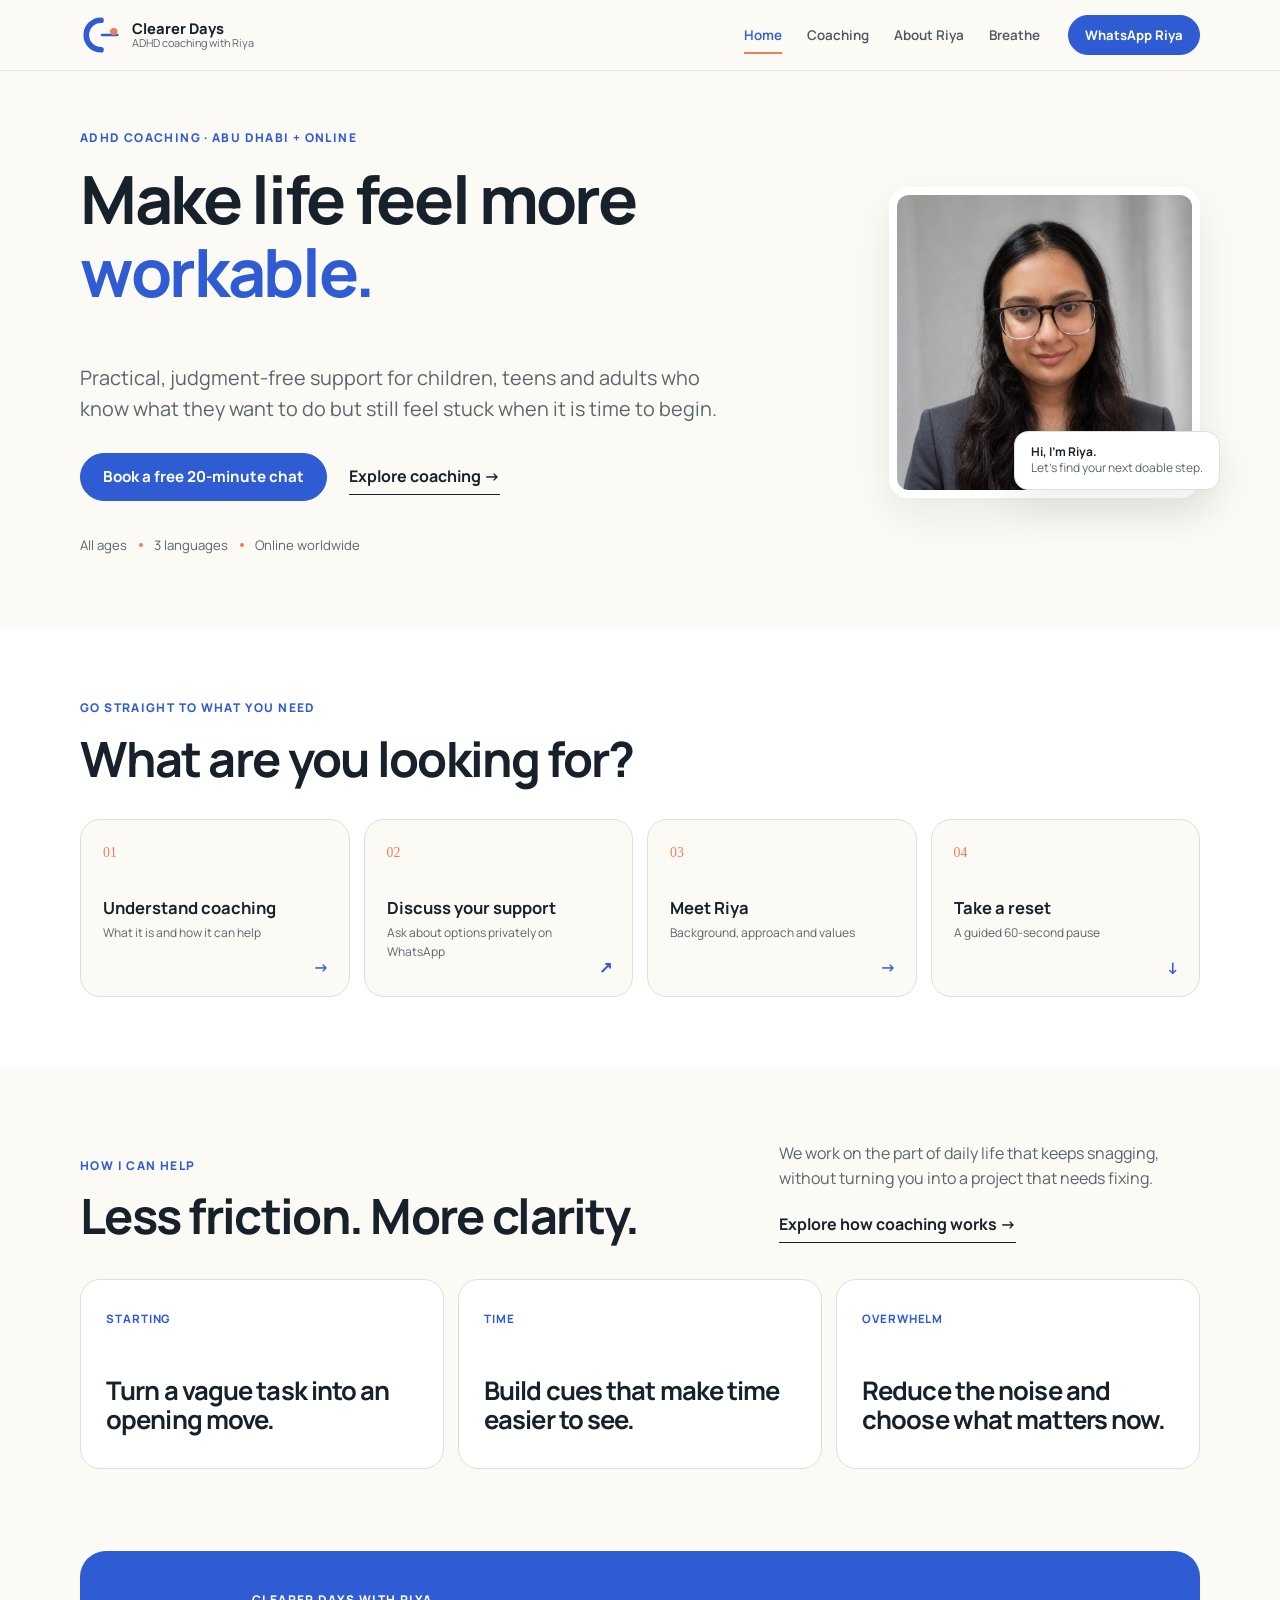
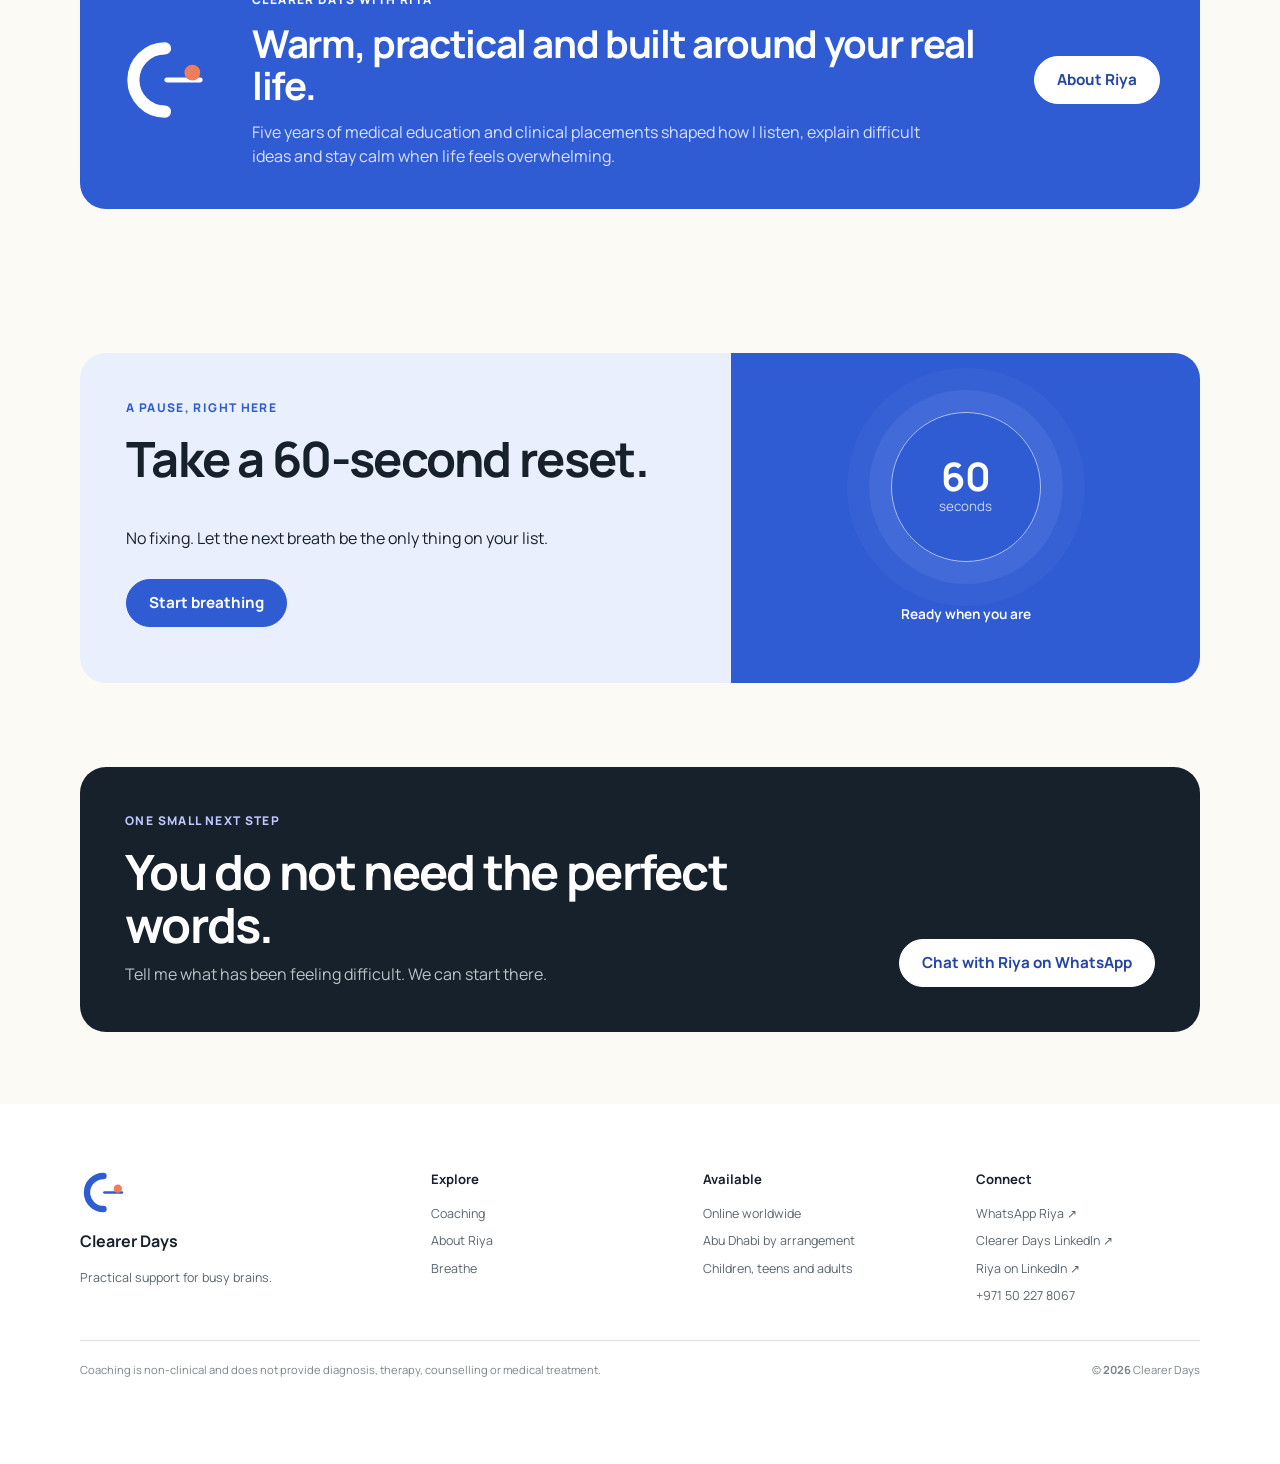
<file: index.html>
<!doctype html>
<html lang="en">
<head>
  <meta charset="utf-8"><meta name="viewport" content="width=device-width, initial-scale=1, viewport-fit=cover">
  <title>Clearer Days | ADHD Coaching in Abu Dhabi &amp; Online | Riya Chitnis</title>
  <meta name="description" content="Clearer Days offers practical, compassionate ADHD coaching with Riya Chitnis for children, teens and adults in Abu Dhabi and online worldwide.">
  <meta name="keywords" content="ADHD coaching, ADHD coach Abu Dhabi, ADHD coaching UAE, online ADHD coach, neurodiversity, executive function coaching, Riya Chitnis">
  <meta name="author" content="Riya Chitnis">
  <link rel="canonical" href="https://riyachitnis.github.io/">
  <meta name="theme-color" content="#fbfaf5">
  <meta property="og:type" content="website">
  <meta property="og:url" content="https://riyachitnis.github.io/">
  <meta property="og:title" content="Clearer Days | ADHD Coaching with Riya Chitnis">
  <meta property="og:description" content="Practical, judgment-free support for children, teens and adults in Abu Dhabi and online worldwide.">
  <meta property="og:image" content="https://riyachitnis.github.io/assets/brand/social/instagram-quote-square.png">
  <meta property="og:locale" content="en_US">
  <meta name="twitter:card" content="summary_large_image">
  <meta name="twitter:title" content="Clearer Days | ADHD Coaching with Riya Chitnis">
  <meta name="twitter:description" content="Practical support for busy brains. ADHD coaching in Abu Dhabi &amp; online worldwide.">
  <meta name="twitter:image" content="https://riyachitnis.github.io/assets/brand/social/instagram-quote-square.png">
  <link rel="icon" href="assets/brand/logos/clearer-days-symbol.svg">
  <link rel="stylesheet" href="style.css">
  <script type="application/ld+json">
  {
    "@context": "https://schema.org",
    "@graph": [
      {
        "@type": "ProfessionalService",
        "@id": "https://riyachitnis.github.io/#organization",
        "name": "Clearer Days",
        "alternateName": "Clearer Days ADHD Coaching",
        "url": "https://riyachitnis.github.io/",
        "logo": "https://riyachitnis.github.io/assets/brand/logos/clearer-days-primary.png",
        "image": "https://riyachitnis.github.io/assets/riya-portrait-rectangular.png",
        "description": "Practical, compassionate ADHD coaching for children, teens and adults in Abu Dhabi and online worldwide.",
        "telephone": "+971502278067",
        "priceRange": "$$",
        "address": {
          "@type": "PostalAddress",
          "addressLocality": "Abu Dhabi",
          "addressCountry": "AE"
        },
        "areaServed": [
          { "@type": "AdministrativeArea", "name": "Abu Dhabi" },
          { "@type": "Country", "name": "United Arab Emirates" },
          { "@type": "AdministrativeArea", "name": "Worldwide" }
        ],
        "sameAs": [
          "https://www.linkedin.com/company/clearer-days-adhd-coaching",
          "https://www.linkedin.com/in/riya-chitnis/"
        ],
        "founder": {
          "@type": "Person",
          "@id": "https://riyachitnis.github.io/#riya-chitnis",
          "name": "Riya Chitnis",
          "jobTitle": "ADHD Coach & Founder",
          "url": "https://riyachitnis.github.io/about.html",
          "sameAs": "https://www.linkedin.com/in/riya-chitnis/",
          "image": "https://riyachitnis.github.io/assets/riya-portrait-rectangular.png",
          "description": "ADHD coach and founder of Clearer Days with 5 years of medical education and clinical placement experience."
        },
        "knowsAbout": [
          "ADHD Coaching",
          "Executive Function Coaching",
          "Time Management",
          "Neurodiversity Support",
          "Habit Formation",
          "Overwhelm and Focus Support"
        ]
      },
      {
        "@type": "WebSite",
        "@id": "https://riyachitnis.github.io/#website",
        "url": "https://riyachitnis.github.io/",
        "name": "Clearer Days",
        "publisher": { "@id": "https://riyachitnis.github.io/#organization" }
      }
    ]
  }
  </script>
</head>
<body data-page="home">
  <a class="skip-link" href="#main">Skip to content</a>
  <header class="site-header"><div class="shell header-inner">
    <a class="brand" href="index.html" aria-label="Clearer Days home"><img src="assets/brand/logos/clearer-days-symbol.svg" alt="" width="42" height="42"><span><strong>Clearer Days</strong><small>ADHD coaching with Riya</small></span></a>
    <button class="menu-button" type="button" aria-expanded="false" aria-controls="mainNav"><span class="sr-only">Open menu</span><i></i><i></i></button>
    <nav class="main-nav" id="mainNav" aria-label="Main navigation"><a href="index.html" aria-current="page">Home</a><a href="coaching.html">Coaching</a><a href="about.html">About Riya</a><a href="#breathe">Breathe</a></nav>
    <a class="button button-small header-cta" data-whatsapp="fit" href="https://wa.me/971502278067">WhatsApp Riya</a>
  </div></header>
  <main id="main">
    <section class="hero compact-section"><div class="shell hero-grid">
      <div class="hero-content"><p class="eyebrow">ADHD coaching · Abu Dhabi + online</p><h1>Make life feel more <em>workable.</em></h1><p class="lede">Practical, judgment-free support for children, teens and adults who know what they want to do but still feel stuck when it is time to begin.</p><div class="actions"><a class="button" data-whatsapp="fit" href="https://wa.me/971502278067">Book a free 20-minute chat</a><a class="text-link" href="coaching.html">Explore coaching →</a></div><ul class="quick-facts"><li>All ages</li><li>3 languages</li><li>Online worldwide</li></ul></div>
      <figure class="hero-photo"><img src="assets/riya-portrait-rectangular.png" alt="Riya Chitnis, founder of Clearer Days" width="1122" height="1402"><figcaption><strong>Hi, I’m Riya.</strong><span>Let’s find your next doable step.</span></figcaption></figure>
    </div></section>
    <section class="router compact-section" aria-labelledby="routerTitle"><div class="shell"><div class="section-heading"><p class="eyebrow">Go straight to what you need</p><h2 id="routerTitle">What are you looking for?</h2></div><div class="router-grid">
      <a href="coaching.html#how"><span>01</span><strong>Understand coaching</strong><small>What it is and how it can help</small><b>→</b></a><a data-whatsapp="fit" href="https://wa.me/971502278067"><span>02</span><strong>Discuss your support</strong><small>Ask about options privately on WhatsApp</small><b>↗</b></a><a href="about.html"><span>03</span><strong>Meet Riya</strong><small>Background, approach and values</small><b>→</b></a><a href="#breathe"><span>04</span><strong>Take a reset</strong><small>A guided 60-second pause</small><b>↓</b></a>
    </div></div></section>
    <section class="overview compact-section"><div class="shell split-heading"><div><p class="eyebrow">How I can help</p><h2>Less friction. More clarity.</h2></div><div><p>We work on the part of daily life that keeps snagging, without turning you into a project that needs fixing.</p><a class="text-link" href="coaching.html#how">Explore how coaching works →</a></div></div><div class="shell mini-card-grid"><article><span>Starting</span><h3>Turn a vague task into an opening move.</h3></article><article><span>Time</span><h3>Build cues that make time easier to see.</h3></article><article><span>Overwhelm</span><h3>Reduce the noise and choose what matters now.</h3></article></div></section>
    <section class="trust compact-section"><div class="shell trust-card"><img src="assets/brand/logos/clearer-days-symbol-on-blue.svg" alt="" width="110" height="110"><div><p class="eyebrow">Clearer Days with Riya</p><h2>Warm, practical and built around your real life.</h2><p>Five years of medical education and clinical placements shaped how I listen, explain difficult ideas and stay calm when life feels overwhelming.</p></div><a class="button button-light" href="about.html">About Riya</a></div></section>
    <section class="breathe compact-section" id="breathe" aria-labelledby="breatheTitle"><div class="shell breathe-card"><div><p class="eyebrow">A pause, right here</p><h2 id="breatheTitle">Take a 60-second reset.</h2><p>No fixing. Let the next breath be the only thing on your list.</p><div class="actions"><button class="button" id="breathButton" type="button">Start breathing</button><button class="text-button" id="breathRestart" type="button" hidden>Restart</button></div></div><div class="breath-stage" aria-live="polite"><div class="breath-ring" id="breathRing"><span id="breathCount">60</span><small>seconds</small></div><p id="breathStatus">Ready when you are</p></div></div></section>
    <section class="closing compact-section"><div class="shell closing-card"><div><p class="eyebrow">One small next step</p><h2>You do not need the perfect words.</h2><p>Tell me what has been feeling difficult. We can start there.</p></div><a class="button button-light" data-whatsapp="fit" href="https://wa.me/971502278067">Chat with Riya on WhatsApp</a></div></section>
  </main>
  <footer class="site-footer"><div class="shell footer-grid"><div class="brand-footer"><img src="assets/brand/logos/clearer-days-symbol.svg" alt="" width="52" height="52"><strong>Clearer Days</strong><span>Practical support for busy brains.</span></div><div><strong>Explore</strong><a href="coaching.html">Coaching</a><a href="about.html">About Riya</a><a href="#breathe">Breathe</a></div><div><strong>Available</strong><span>Online worldwide</span><span>Abu Dhabi by arrangement</span><span>Children, teens and adults</span></div><div><strong>Connect</strong><a data-whatsapp="fit" href="https://wa.me/971502278067">WhatsApp Riya ↗</a><a href="https://www.linkedin.com/company/clearer-days-adhd-coaching" target="_blank" rel="noopener noreferrer">Clearer Days LinkedIn ↗</a><a href="https://www.linkedin.com/in/riya-chitnis/" target="_blank" rel="noopener noreferrer">Riya on LinkedIn ↗</a><span>+971 50 227 8067</span></div></div><div class="shell footer-legal"><span>Coaching is non-clinical and does not provide diagnosis, therapy, counselling or medical treatment.</span><span>© <b data-year>2026</b> Clearer Days</span></div></footer>
  <nav class="mobile-dock" aria-label="Quick navigation"><a href="index.html" aria-current="page"><svg aria-hidden="true" width="20" height="20" viewBox="0 0 24 24" fill="none" stroke="currentColor" stroke-width="2" stroke-linecap="round" stroke-linejoin="round"><path d="m3 9 9-7 9 7v11a2 2 0 0 1-2 2H5a2 2 0 0 1-2-2z"></path><polyline points="9 22 9 12 15 12 15 22"></polyline></svg><span>Home</span></a><a href="coaching.html"><svg aria-hidden="true" width="20" height="20" viewBox="0 0 24 24" fill="none" stroke="currentColor" stroke-width="2" stroke-linecap="round" stroke-linejoin="round"><path d="M2 3h6a4 4 0 0 1 4 4v14a3 3 0 0 0-3-3H2z"></path><path d="M22 3h-6a4 4 0 0 0-4 4v14a3 3 0 0 1 3-3h7z"></path></svg><span>Coaching</span></a><a href="about.html"><svg aria-hidden="true" width="20" height="20" viewBox="0 0 24 24" fill="none" stroke="currentColor" stroke-width="2" stroke-linecap="round" stroke-linejoin="round"><path d="M20 21v-2a4 4 0 0 0-4-4H8a4 4 0 0 0-4 4v2"></path><circle cx="12" cy="7" r="4"></circle></svg><span>About</span></a><a data-whatsapp="fit" href="https://wa.me/971502278067"><svg aria-hidden="true" width="20" height="20" viewBox="0 0 24 24" fill="none" stroke="currentColor" stroke-width="2" stroke-linecap="round" stroke-linejoin="round"><path d="M21 11.5a8.38 8.38 0 0 1-.9 3.8 8.5 8.5 0 0 1-7.6 4.7 8.38 8.38 0 0 1-3.8-.9L3 21l1.9-5.7a8.38 8.38 0 0 1-.9-3.8 8.5 8.5 0 0 1 4.7-7.6 8.38 8.38 0 0 1 3.8-.9h.5a8.48 8.48 0 0 1 8 8v.5z"></path></svg><span>WhatsApp</span></a></nav>
  <script src="script.js"></script>
</body></html>
</file>
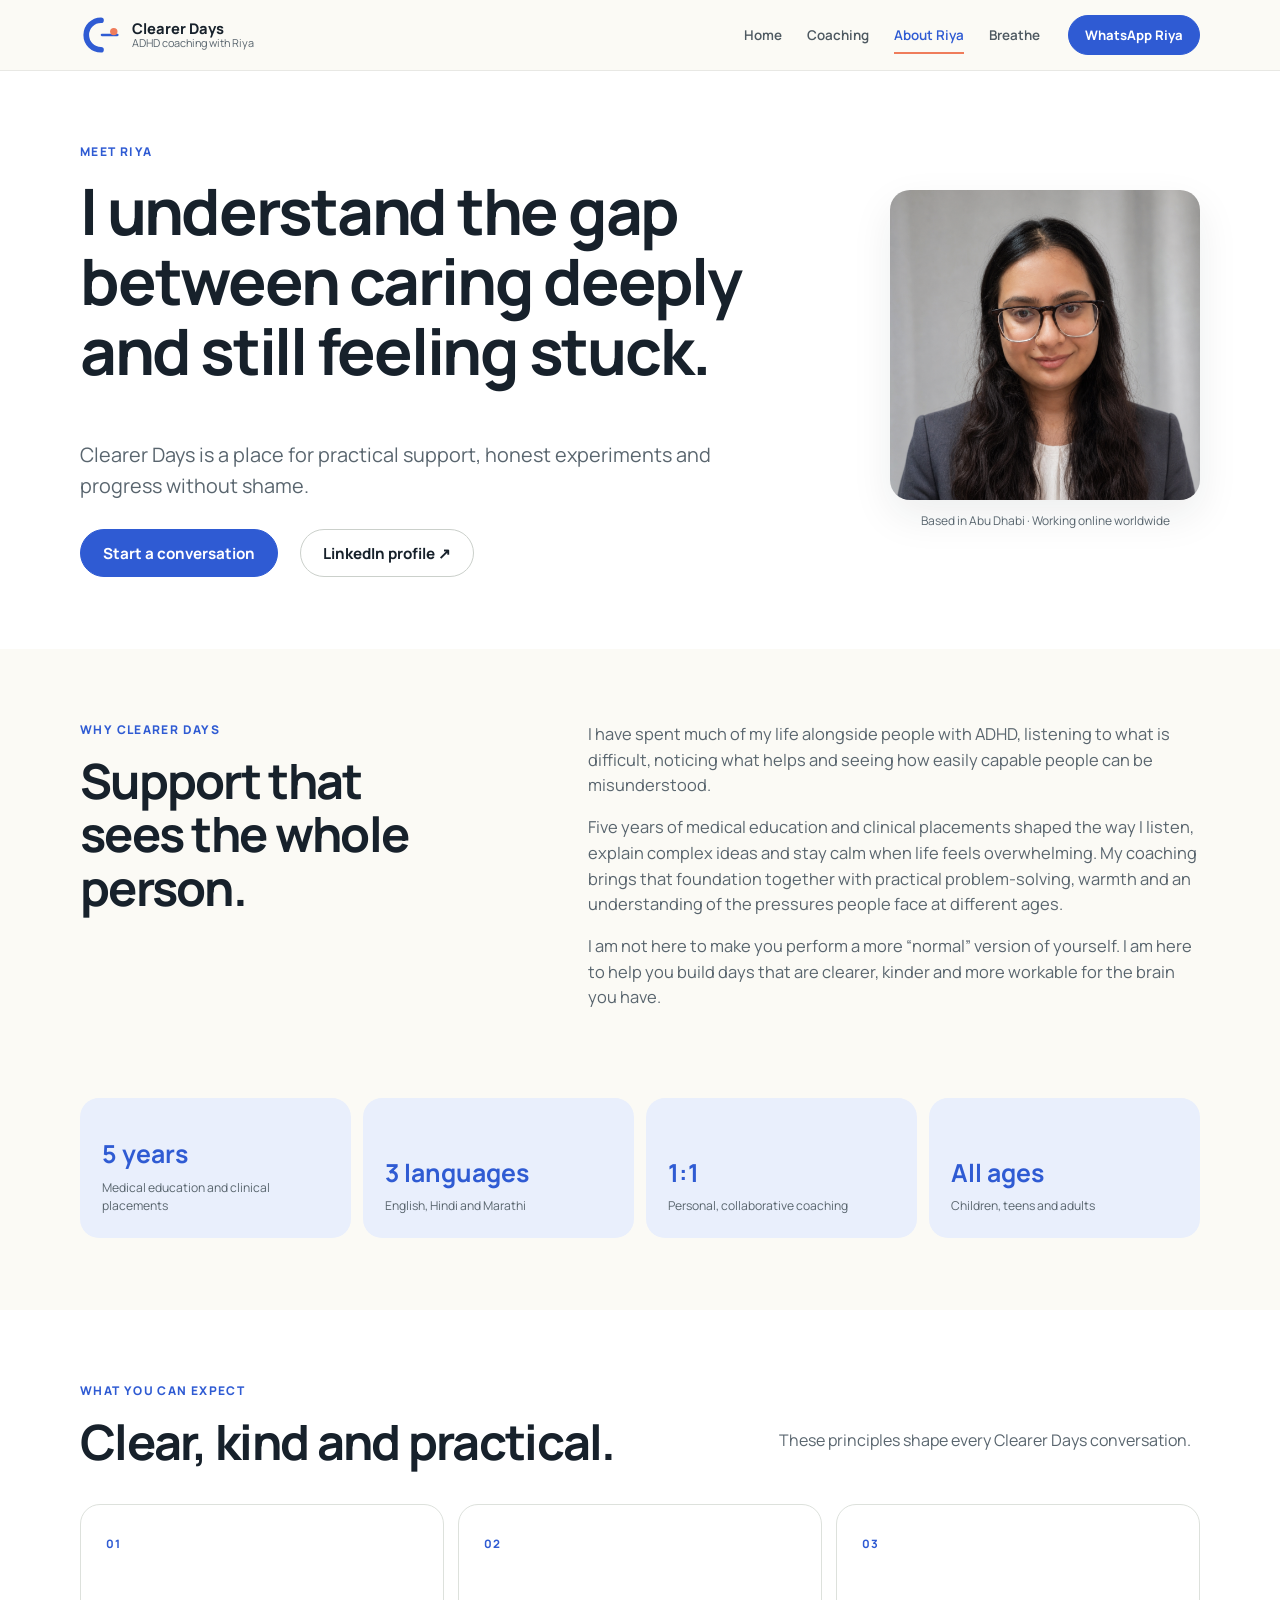
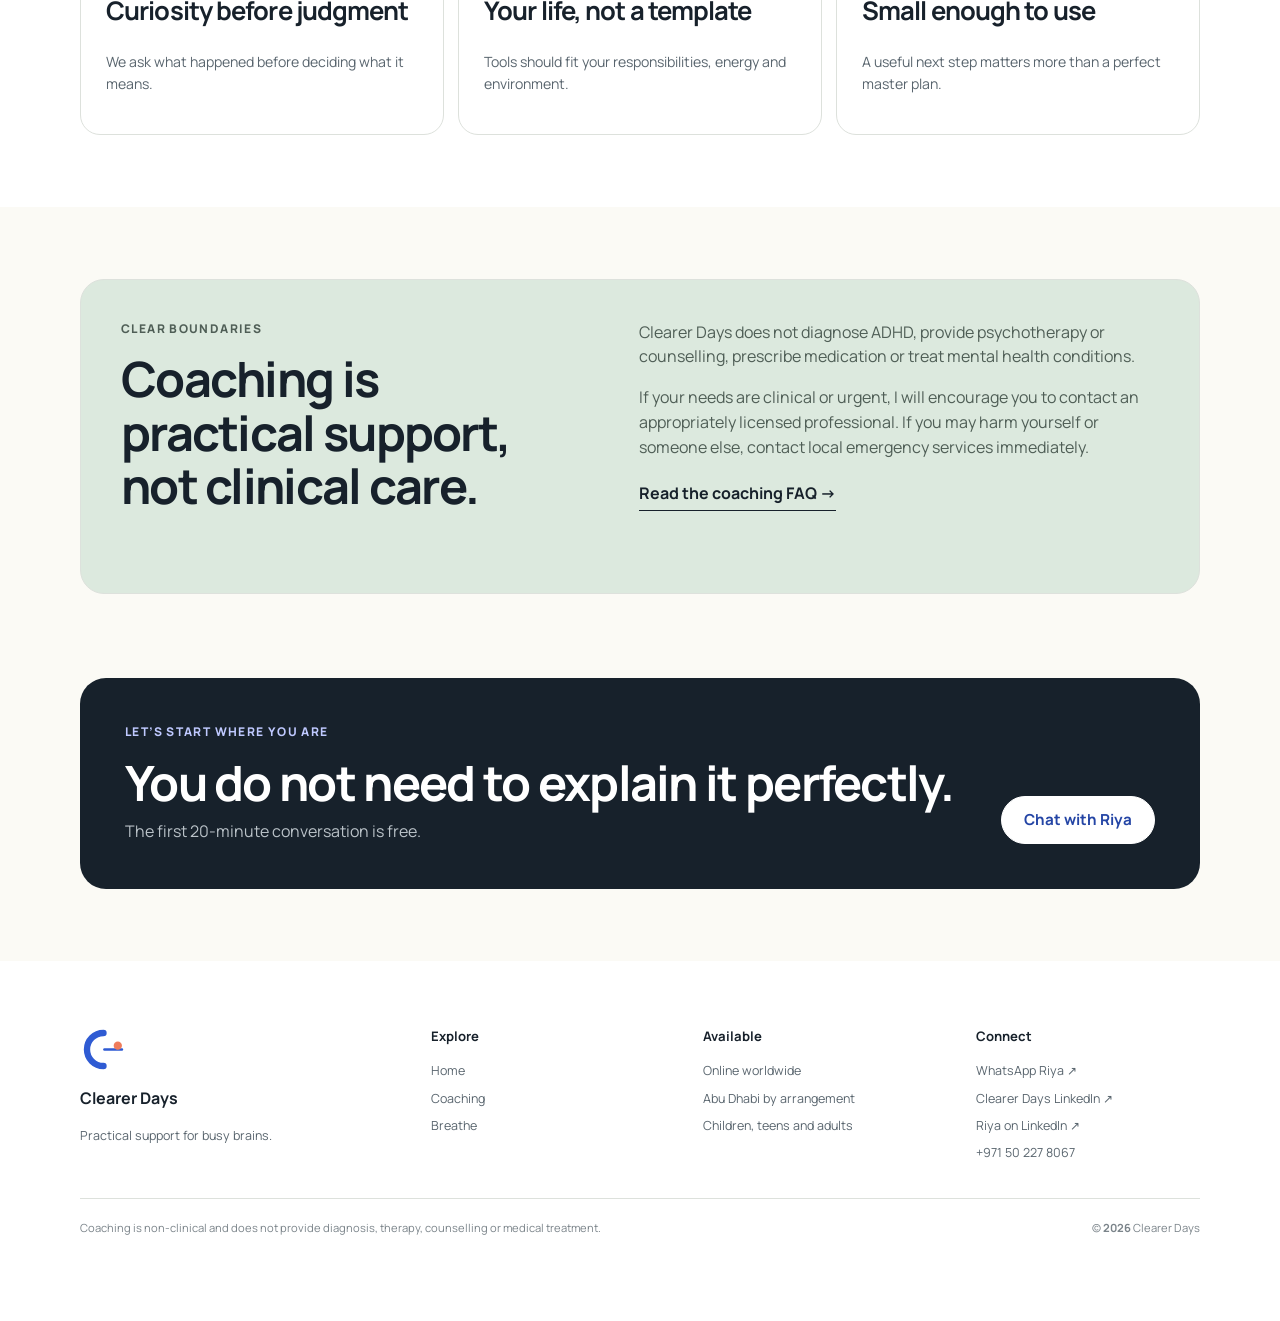
<file: about.html>
<!doctype html><html lang="en"><head><meta charset="utf-8"><meta name="viewport" content="width=device-width, initial-scale=1, viewport-fit=cover"><title>About Riya Chitnis | Clearer Days ADHD Coaching</title><meta name="description" content="Meet Riya Chitnis, ADHD coach and founder of Clearer Days. Practical, compassionate coaching with 5 years medical education foundation in Abu Dhabi and online."><meta name="keywords" content="Riya Chitnis, ADHD coach, ADHD coach Abu Dhabi, neurodiversity coach, executive function coach, Clearer Days"><meta name="author" content="Riya Chitnis"><link rel="canonical" href="https://riyachitnis.github.io/about.html"><meta name="theme-color" content="#fbfaf5"><meta property="og:type" content="profile"><meta property="og:url" content="https://riyachitnis.github.io/about.html"><meta property="og:title" content="About Riya Chitnis | Clearer Days ADHD Coaching"><meta property="og:description" content="Meet Riya Chitnis, ADHD coach and founder of Clearer Days. 5 years medical education foundation, multilingual, working in Abu Dhabi and online worldwide."><meta property="og:image" content="https://riyachitnis.github.io/assets/riya-portrait-rectangular.png"><meta property="og:locale" content="en_US"><meta name="twitter:card" content="summary_large_image"><meta name="twitter:title" content="About Riya Chitnis | Clearer Days ADHD Coaching"><meta name="twitter:description" content="Meet Riya Chitnis: ADHD coach offering compassionate, practical support for busy brains."><meta name="twitter:image" content="https://riyachitnis.github.io/assets/riya-portrait-rectangular.png"><link rel="icon" href="assets/brand/logos/clearer-days-symbol.svg"><link rel="stylesheet" href="style.css"><script type="application/ld+json">
{
  "@context": "https://schema.org",
  "@graph": [
    {
      "@type": "AboutPage",
      "@id": "https://riyachitnis.github.io/about.html#webpage",
      "url": "https://riyachitnis.github.io/about.html",
      "name": "About Riya Chitnis | Clearer Days ADHD Coaching",
      "description": "Meet Riya Chitnis, founder of Clearer Days ADHD coaching in Abu Dhabi and online.",
      "mainEntity": {
        "@type": "Person",
        "@id": "https://riyachitnis.github.io/#riya-chitnis",
        "name": "Riya Chitnis",
        "jobTitle": "ADHD Coach & Founder",
        "worksFor": {
          "@type": "ProfessionalService",
          "name": "Clearer Days",
          "url": "https://riyachitnis.github.io/",
          "sameAs": "https://www.linkedin.com/company/clearer-days-adhd-coaching"
        },
        "sameAs": "https://www.linkedin.com/in/riya-chitnis/",
        "image": "https://riyachitnis.github.io/assets/riya-portrait-rectangular.png",
        "description": "ADHD coach offering compassionate, practical support for children, teens and adults with a 5-year medical education and clinical experience background.",
        "knowsLanguage": ["English", "Hindi", "Marathi"],
        "knowsAbout": ["ADHD Coaching", "Executive Dysfunction", "Neurodiversity", "Time Management", "Overwhelm Management"]
      }
    }
  ]
}
</script></head>
<body data-page="about"><a class="skip-link" href="#main">Skip to content</a>
<header class="site-header"><div class="shell header-inner"><a class="brand" href="index.html" aria-label="Clearer Days home"><img src="assets/brand/logos/clearer-days-symbol.svg" alt="" width="42" height="42"><span><strong>Clearer Days</strong><small>ADHD coaching with Riya</small></span></a><button class="menu-button" type="button" aria-expanded="false" aria-controls="mainNav"><span class="sr-only">Open menu</span><i></i><i></i></button><nav class="main-nav" id="mainNav" aria-label="Main navigation"><a href="index.html">Home</a><a href="coaching.html">Coaching</a><a href="about.html" aria-current="page">About Riya</a><a href="index.html#breathe">Breathe</a></nav><a class="button button-small header-cta" data-whatsapp="fit" href="https://wa.me/971502278067">WhatsApp Riya</a></div></header>
<main id="main">
  <section class="about-hero compact-section"><div class="shell about-hero-grid"><div class="about-hero-content"><p class="eyebrow">Meet Riya</p><h1>I understand the gap between caring deeply and still feeling stuck.</h1><p class="lede">Clearer Days is a place for practical support, honest experiments and progress without shame.</p><div class="actions"><a class="button" data-whatsapp="fit" href="https://wa.me/971502278067">Start a conversation</a><a class="button button-outline" href="https://www.linkedin.com/in/riya-chitnis/" target="_blank" rel="noopener noreferrer">LinkedIn profile ↗</a></div></div><figure class="about-photo"><img src="assets/riya-portrait-rectangular.png" alt="Riya Chitnis, ADHD coach and founder of Clearer Days" width="1122" height="1402"><figcaption>Based in Abu Dhabi · Working online worldwide</figcaption></figure></div></section>
  <section class="story compact-section"><div class="shell story-grid"><div><p class="eyebrow">Why Clearer Days</p><h2>Support that sees the whole person.</h2></div><div><p>I have spent much of my life alongside people with ADHD, listening to what is difficult, noticing what helps and seeing how easily capable people can be misunderstood.</p><p>Five years of medical education and clinical placements shaped the way I listen, explain complex ideas and stay calm when life feels overwhelming. My coaching brings that foundation together with practical problem-solving, warmth and an understanding of the pressures people face at different ages.</p><p>I am not here to make you perform a more “normal” version of yourself. I am here to help you build days that are clearer, kinder and more workable for the brain you have.</p></div></div></section>
  <section class="facts compact-section"><div class="shell fact-grid"><article><strong>5 years</strong><span>Medical education and clinical placements</span></article><article><strong>3 languages</strong><span>English, Hindi and Marathi</span></article><article><strong>1:1</strong><span>Personal, collaborative coaching</span></article><article><strong>All ages</strong><span>Children, teens and adults</span></article></div></section>
  <section class="values compact-section"><div class="shell split-heading"><div><p class="eyebrow">What you can expect</p><h2>Clear, kind and practical.</h2></div><div><p>These principles shape every Clearer Days conversation.</p></div></div><div class="shell value-grid"><article><span>01</span><h3>Curiosity before judgment</h3><p>We ask what happened before deciding what it means.</p></article><article><span>02</span><h3>Your life, not a template</h3><p>Tools should fit your responsibilities, energy and environment.</p></article><article><span>03</span><h3>Small enough to use</h3><p>A useful next step matters more than a perfect master plan.</p></article></div></section>
  <section class="scope compact-section"><div class="shell scope-card"><div><p class="eyebrow">Clear boundaries</p><h2>Coaching is practical support, not clinical care.</h2></div><div><p>Clearer Days does not diagnose ADHD, provide psychotherapy or counselling, prescribe medication or treat mental health conditions.</p><p>If your needs are clinical or urgent, I will encourage you to contact an appropriately licensed professional. If you may harm yourself or someone else, contact local emergency services immediately.</p><a class="text-link" href="coaching.html#faq">Read the coaching FAQ →</a></div></div></section>
  <section class="closing compact-section"><div class="shell closing-card"><div><p class="eyebrow">Let’s start where you are</p><h2>You do not need to explain it perfectly.</h2><p>The first 20-minute conversation is free.</p></div><a class="button button-light" data-whatsapp="fit" href="https://wa.me/971502278067">Chat with Riya</a></div></section>
</main>
<footer class="site-footer"><div class="shell footer-grid"><div class="brand-footer"><img src="assets/brand/logos/clearer-days-symbol.svg" alt="" width="52" height="52"><strong>Clearer Days</strong><span>Practical support for busy brains.</span></div><div><strong>Explore</strong><a href="index.html">Home</a><a href="coaching.html">Coaching</a><a href="index.html#breathe">Breathe</a></div><div><strong>Available</strong><span>Online worldwide</span><span>Abu Dhabi by arrangement</span><span>Children, teens and adults</span></div><div><strong>Connect</strong><a data-whatsapp="fit" href="https://wa.me/971502278067">WhatsApp Riya ↗</a><a href="https://www.linkedin.com/company/clearer-days-adhd-coaching" target="_blank" rel="noopener noreferrer">Clearer Days LinkedIn ↗</a><a href="https://www.linkedin.com/in/riya-chitnis/" target="_blank" rel="noopener noreferrer">Riya on LinkedIn ↗</a><span>+971 50 227 8067</span></div></div><div class="shell footer-legal"><span>Coaching is non-clinical and does not provide diagnosis, therapy, counselling or medical treatment.</span><span>© <b data-year>2026</b> Clearer Days</span></div></footer>
<nav class="mobile-dock" aria-label="Quick navigation"><a href="index.html"><svg aria-hidden="true" width="20" height="20" viewBox="0 0 24 24" fill="none" stroke="currentColor" stroke-width="2" stroke-linecap="round" stroke-linejoin="round"><path d="m3 9 9-7 9 7v11a2 2 0 0 1-2 2H5a2 2 0 0 1-2-2z"></path><polyline points="9 22 9 12 15 12 15 22"></polyline></svg><span>Home</span></a><a href="coaching.html"><svg aria-hidden="true" width="20" height="20" viewBox="0 0 24 24" fill="none" stroke="currentColor" stroke-width="2" stroke-linecap="round" stroke-linejoin="round"><path d="M2 3h6a4 4 0 0 1 4 4v14a3 3 0 0 0-3-3H2z"></path><path d="M22 3h-6a4 4 0 0 0-4 4v14a3 3 0 0 1 3-3h7z"></path></svg><span>Coaching</span></a><a href="about.html" aria-current="page"><svg aria-hidden="true" width="20" height="20" viewBox="0 0 24 24" fill="none" stroke="currentColor" stroke-width="2" stroke-linecap="round" stroke-linejoin="round"><path d="M20 21v-2a4 4 0 0 0-4-4H8a4 4 0 0 0-4 4v2"></path><circle cx="12" cy="7" r="4"></circle></svg><span>About</span></a><a data-whatsapp="fit" href="https://wa.me/971502278067"><svg aria-hidden="true" width="20" height="20" viewBox="0 0 24 24" fill="none" stroke="currentColor" stroke-width="2" stroke-linecap="round" stroke-linejoin="round"><path d="M21 11.5a8.38 8.38 0 0 1-.9 3.8 8.5 8.5 0 0 1-7.6 4.7 8.38 8.38 0 0 1-3.8-.9L3 21l1.9-5.7a8.38 8.38 0 0 1-.9-3.8 8.5 8.5 0 0 1 4.7-7.6 8.38 8.38 0 0 1 3.8-.9h.5a8.48 8.48 0 0 1 8 8v.5z"></path></svg><span>WhatsApp</span></a></nav><script src="script.js"></script></body></html>
</file>
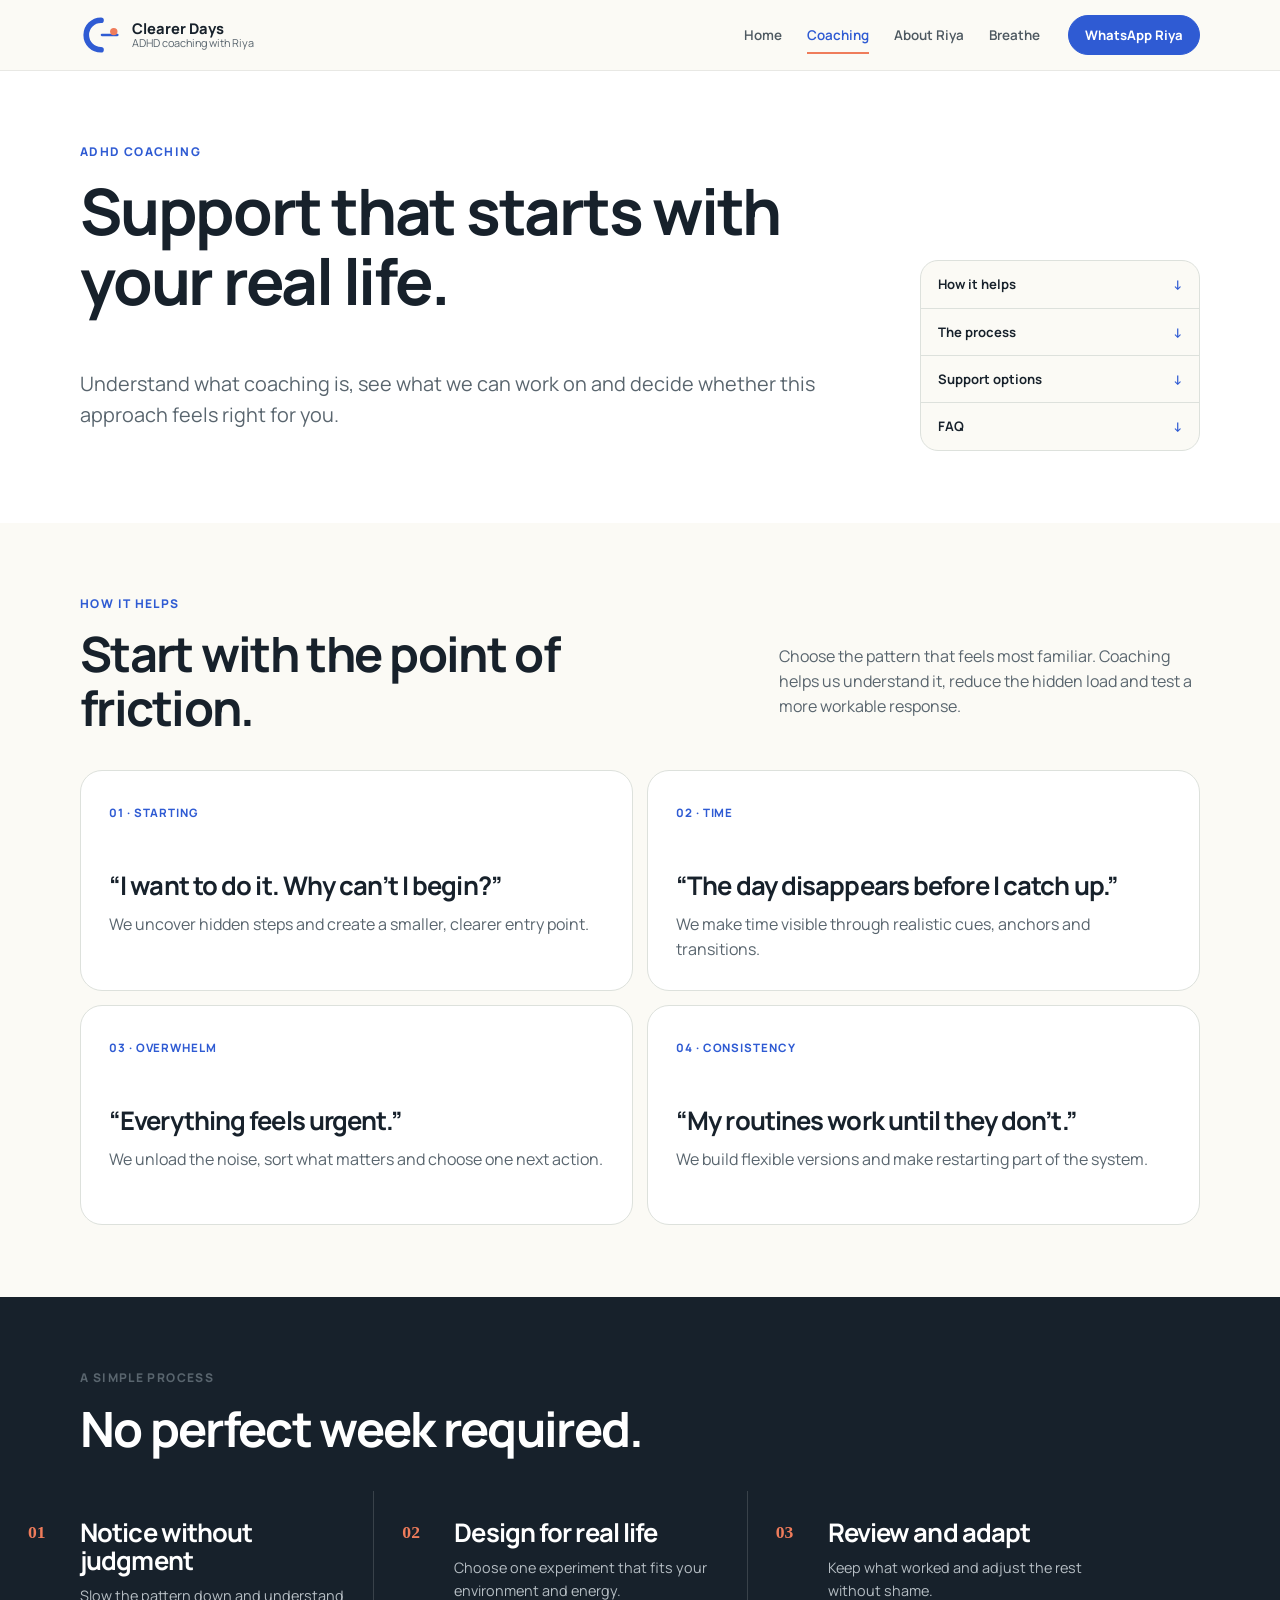
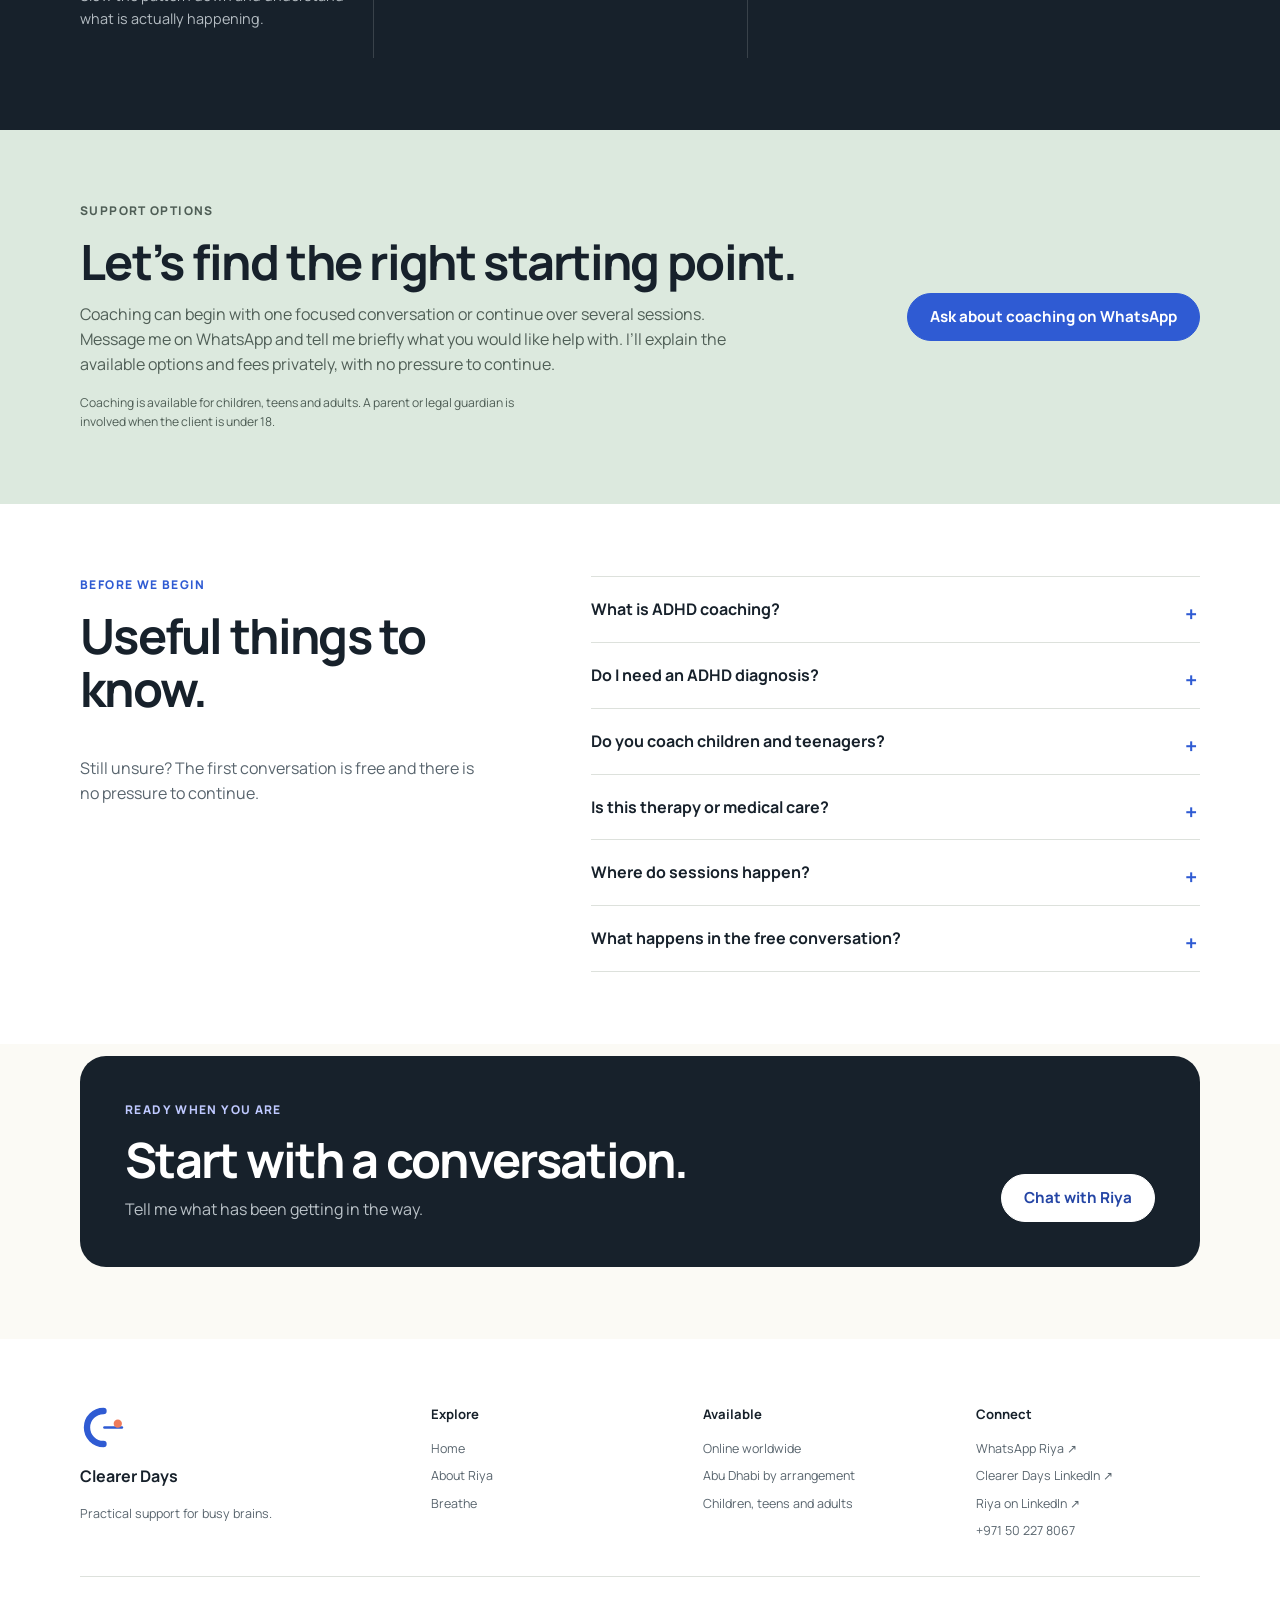
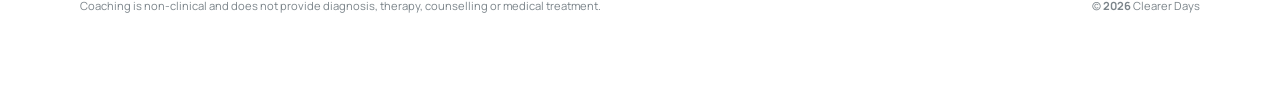
<file: coaching.html>
<!doctype html><html lang="en"><head><meta charset="utf-8"><meta name="viewport" content="width=device-width, initial-scale=1, viewport-fit=cover"><title>ADHD Coaching in Abu Dhabi &amp; Online | Clearer Days</title><meta name="description" content="Understand how Clearer Days ADHD coaching with Riya Chitnis supports focus, routines, time and overwhelm for children, teens and adults."><meta name="keywords" content="ADHD coaching, ADHD coaching Abu Dhabi, online ADHD coaching, executive dysfunction, adult ADHD coaching, student ADHD coaching, Clearer Days"><meta name="author" content="Riya Chitnis"><link rel="canonical" href="https://riyachitnis.github.io/coaching.html"><meta name="theme-color" content="#fbfaf5"><meta property="og:type" content="website"><meta property="og:url" content="https://riyachitnis.github.io/coaching.html"><meta property="og:title" content="ADHD Coaching in Abu Dhabi &amp; Online | Clearer Days"><meta property="og:description" content="Practical support for busy brains. Focus, routines, time and overwhelm coaching with Riya Chitnis."><meta property="og:image" content="https://riyachitnis.github.io/assets/brand/social/instagram-service.png"><meta property="og:locale" content="en_US"><meta name="twitter:card" content="summary_large_image"><meta name="twitter:title" content="ADHD Coaching in Abu Dhabi &amp; Online | Clearer Days"><meta name="twitter:description" content="Support that starts with your real life. Practical, collaborative ADHD coaching."><meta name="twitter:image" content="https://riyachitnis.github.io/assets/brand/social/instagram-service.png"><link rel="icon" href="assets/brand/logos/clearer-days-symbol.svg"><link rel="stylesheet" href="style.css"><script type="application/ld+json">
{
  "@context": "https://schema.org",
  "@graph": [
    {
      "@type": "Service",
      "name": "ADHD Coaching",
      "serviceType": "ADHD & Executive Function Coaching",
      "provider": {
        "@type": "ProfessionalService",
        "name": "Clearer Days",
        "url": "https://riyachitnis.github.io/",
        "sameAs": "https://www.linkedin.com/company/clearer-days-adhd-coaching"
      },
      "areaServed": [
        { "@type": "AdministrativeArea", "name": "Abu Dhabi" },
        { "@type": "Country", "name": "United Arab Emirates" },
        { "@type": "AdministrativeArea", "name": "Worldwide" }
      ],
      "audience": {
        "@type": "Audience",
        "audienceType": "Children, teens and adults experiencing ADHD or executive functioning friction"
      },
      "description": "Collaborative, action-oriented ADHD coaching supporting starting tasks, time management, overwhelm reduction and routine building."
    },
    {
      "@type": "FAQPage",
      "@id": "https://riyachitnis.github.io/coaching.html#faq",
      "mainEntity": [
        {
          "@type": "Question",
          "name": "What is ADHD coaching?",
          "acceptedAnswer": {
            "@type": "Answer",
            "text": "A collaborative, action-oriented process focused on present-day goals, patterns and practical experiments."
          }
        },
        {
          "@type": "Question",
          "name": "Do I need an ADHD diagnosis?",
          "acceptedAnswer": {
            "@type": "Answer",
            "text": "No. Coaching does not assess or diagnose ADHD. You are welcome if attention, organization or follow-through is getting in the way."
          }
        },
        {
          "@type": "Question",
          "name": "Do you coach children and teenagers?",
          "acceptedAnswer": {
            "@type": "Answer",
            "text": "Yes. Coaching is adapted to the young person’s age, needs and goals. A parent or legal guardian takes part in the initial conversation and agrees to the coaching arrangement for anyone under 18."
          }
        },
        {
          "@type": "Question",
          "name": "Is this therapy or medical care?",
          "acceptedAnswer": {
            "@type": "Answer",
            "text": "No. Coaching is not psychotherapy, counselling, diagnosis or medical treatment. If your needs are clinical or urgent, contact an appropriately licensed professional."
          }
        },
        {
          "@type": "Question",
          "name": "Where do sessions happen?",
          "acceptedAnswer": {
            "@type": "Answer",
            "text": "Online worldwide, or in person in Abu Dhabi in a mutually agreed setting."
          }
        },
        {
          "@type": "Question",
          "name": "What happens in the free conversation?",
          "acceptedAnswer": {
            "@type": "Answer",
            "text": "We spend 20 minutes discussing what feels difficult, what you want to change and whether this approach is a useful fit. For clients under 18, a parent or legal guardian joins this conversation."
          }
        }
      ]
    }
  ]
}
</script></head>
<body data-page="coaching"><a class="skip-link" href="#main">Skip to content</a>
<header class="site-header"><div class="shell header-inner"><a class="brand" href="index.html" aria-label="Clearer Days home"><img src="assets/brand/logos/clearer-days-symbol.svg" alt="" width="42" height="42"><span><strong>Clearer Days</strong><small>ADHD coaching with Riya</small></span></a><button class="menu-button" type="button" aria-expanded="false" aria-controls="mainNav"><span class="sr-only">Open menu</span><i></i><i></i></button><nav class="main-nav" id="mainNav" aria-label="Main navigation"><a href="index.html">Home</a><a href="coaching.html" aria-current="page">Coaching</a><a href="about.html">About Riya</a><a href="index.html#breathe">Breathe</a></nav><a class="button button-small header-cta" data-whatsapp="fit" href="https://wa.me/971502278067">WhatsApp Riya</a></div></header>
<main id="main">
  <section class="page-hero compact-section"><div class="shell page-hero-inner"><div><p class="eyebrow">ADHD coaching</p><h1>Support that starts with your real life.</h1><p class="lede">Understand what coaching is, see what we can work on and decide whether this approach feels right for you.</p></div><nav class="page-jumps" aria-label="On this page"><a href="#how">How it helps</a><a href="#process">The process</a><a href="#support">Support options</a><a href="#faq">FAQ</a></nav></div></section>
  <section class="compact-section" id="how"><div class="shell split-heading"><div><p class="eyebrow">How it helps</p><h2>Start with the point of friction.</h2></div><div><p>Choose the pattern that feels most familiar. Coaching helps us understand it, reduce the hidden load and test a more workable response.</p></div></div><div class="shell friction-grid"><article><span>01 · Starting</span><h3>“I want to do it. Why can’t I begin?”</h3><p>We uncover hidden steps and create a smaller, clearer entry point.</p></article><article><span>02 · Time</span><h3>“The day disappears before I catch up.”</h3><p>We make time visible through realistic cues, anchors and transitions.</p></article><article><span>03 · Overwhelm</span><h3>“Everything feels urgent.”</h3><p>We unload the noise, sort what matters and choose one next action.</p></article><article><span>04 · Consistency</span><h3>“My routines work until they don’t.”</h3><p>We build flexible versions and make restarting part of the system.</p></article></div></section>
  <section class="process compact-section" id="process"><div class="shell split-heading"><div><p class="eyebrow">A simple process</p><h2>No perfect week required.</h2></div></div><ol class="shell process-list"><li><b>01</b><div><h3>Notice without judgment</h3><p>Slow the pattern down and understand what is actually happening.</p></div></li><li><b>02</b><div><h3>Design for real life</h3><p>Choose one experiment that fits your environment and energy.</p></div></li><li><b>03</b><div><h3>Review and adapt</h3><p>Keep what worked and adjust the rest without shame.</p></div></li></ol></section>
  <section class="support-options compact-section" id="support"><div class="shell support-card"><div><p class="eyebrow">Support options</p><h2>Let’s find the right starting point.</h2><p>Coaching can begin with one focused conversation or continue over several sessions. Message me on WhatsApp and tell me briefly what you would like help with. I’ll explain the available options and fees privately, with no pressure to continue.</p><p class="fine-print">Coaching is available for children, teens and adults. A parent or legal guardian is involved when the client is under 18.</p></div><a class="button" data-whatsapp="fit" href="https://wa.me/971502278067">Ask about coaching on WhatsApp</a></div></section>
  <section class="faq compact-section" id="faq"><div class="shell faq-layout"><div><p class="eyebrow">Before we begin</p><h2>Useful things to know.</h2><p>Still unsure? The first conversation is free and there is no pressure to continue.</p></div><div class="faq-list"><details><summary>What is ADHD coaching?</summary><p>A collaborative, action-oriented process focused on present-day goals, patterns and practical experiments.</p></details><details><summary>Do I need an ADHD diagnosis?</summary><p>No. Coaching does not assess or diagnose ADHD. You are welcome if attention, organization or follow-through is getting in the way.</p></details><details><summary>Do you coach children and teenagers?</summary><p>Yes. Coaching is adapted to the young person’s age, needs and goals. A parent or legal guardian takes part in the initial conversation and agrees to the coaching arrangement for anyone under 18.</p></details><details><summary>Is this therapy or medical care?</summary><p>No. Coaching is not psychotherapy, counselling, diagnosis or medical treatment. If your needs are clinical or urgent, contact an appropriately licensed professional.</p></details><details><summary>Where do sessions happen?</summary><p>Online worldwide, or in person in Abu Dhabi in a mutually agreed setting.</p></details><details><summary>What happens in the free conversation?</summary><p>We spend 20 minutes discussing what feels difficult, what you want to change and whether this approach is a useful fit. For clients under 18, a parent or legal guardian joins this conversation.</p></details></div></div></section>
  <section class="closing compact-section"><div class="shell closing-card"><div><p class="eyebrow">Ready when you are</p><h2>Start with a conversation.</h2><p>Tell me what has been getting in the way.</p></div><a class="button button-light" data-whatsapp="fit" href="https://wa.me/971502278067">Chat with Riya</a></div></section>
</main>
<footer class="site-footer"><div class="shell footer-grid"><div class="brand-footer"><img src="assets/brand/logos/clearer-days-symbol.svg" alt="" width="52" height="52"><strong>Clearer Days</strong><span>Practical support for busy brains.</span></div><div><strong>Explore</strong><a href="index.html">Home</a><a href="about.html">About Riya</a><a href="index.html#breathe">Breathe</a></div><div><strong>Available</strong><span>Online worldwide</span><span>Abu Dhabi by arrangement</span><span>Children, teens and adults</span></div><div><strong>Connect</strong><a data-whatsapp="fit" href="https://wa.me/971502278067">WhatsApp Riya ↗</a><a href="https://www.linkedin.com/company/clearer-days-adhd-coaching" target="_blank" rel="noopener noreferrer">Clearer Days LinkedIn ↗</a><a href="https://www.linkedin.com/in/riya-chitnis/" target="_blank" rel="noopener noreferrer">Riya on LinkedIn ↗</a><span>+971 50 227 8067</span></div></div><div class="shell footer-legal"><span>Coaching is non-clinical and does not provide diagnosis, therapy, counselling or medical treatment.</span><span>© <b data-year>2026</b> Clearer Days</span></div></footer>
<nav class="mobile-dock" aria-label="Quick navigation"><a href="index.html"><svg aria-hidden="true" width="20" height="20" viewBox="0 0 24 24" fill="none" stroke="currentColor" stroke-width="2" stroke-linecap="round" stroke-linejoin="round"><path d="m3 9 9-7 9 7v11a2 2 0 0 1-2 2H5a2 2 0 0 1-2-2z"></path><polyline points="9 22 9 12 15 12 15 22"></polyline></svg><span>Home</span></a><a href="coaching.html" aria-current="page"><svg aria-hidden="true" width="20" height="20" viewBox="0 0 24 24" fill="none" stroke="currentColor" stroke-width="2" stroke-linecap="round" stroke-linejoin="round"><path d="M2 3h6a4 4 0 0 1 4 4v14a3 3 0 0 0-3-3H2z"></path><path d="M22 3h-6a4 4 0 0 0-4 4v14a3 3 0 0 1 3-3h7z"></path></svg><span>Coaching</span></a><a href="about.html"><svg aria-hidden="true" width="20" height="20" viewBox="0 0 24 24" fill="none" stroke="currentColor" stroke-width="2" stroke-linecap="round" stroke-linejoin="round"><path d="M20 21v-2a4 4 0 0 0-4-4H8a4 4 0 0 0-4 4v2"></path><circle cx="12" cy="7" r="4"></circle></svg><span>About</span></a><a data-whatsapp="fit" href="https://wa.me/971502278067"><svg aria-hidden="true" width="20" height="20" viewBox="0 0 24 24" fill="none" stroke="currentColor" stroke-width="2" stroke-linecap="round" stroke-linejoin="round"><path d="M21 11.5a8.38 8.38 0 0 1-.9 3.8 8.5 8.5 0 0 1-7.6 4.7 8.38 8.38 0 0 1-3.8-.9L3 21l1.9-5.7a8.38 8.38 0 0 1-.9-3.8 8.5 8.5 0 0 1 4.7-7.6 8.38 8.38 0 0 1 3.8-.9h.5a8.48 8.48 0 0 1 8 8v.5z"></path></svg><span>WhatsApp</span></a></nav><script src="script.js"></script></body></html>
</file>
<file: style.css>
@font-face {
  font-family: 'Manrope';
  src: url('assets/brand/Manrope-Variable.ttf') format('truetype');
  font-weight: 200 800;
  font-display: swap;
}

:root {
  color-scheme: light;
  --paper: #fbfaf5;
  --white: #ffffff;
  --ink: #17212b;
  --muted: #59656e;
  --line: #dde1dc;
  --blue: #2f5bd3;
  --blue-dark: #2445a5;
  --coral: #ef7c5b;
  --mist: #e9effc;
  --sage: #dce9de;
  --cream: #f4e4c5;
  --shadow: 0 16px 42px rgba(23, 33, 43, 0.08);
  --radius: 24px;
  --font: 'Manrope', -apple-system, BlinkMacSystemFont, "Segoe UI", Roboto, sans-serif;
}

*, *::before, *::after {
  box-sizing: border-box;
}

html {
  scroll-behavior: smooth;
  scroll-padding-top: 90px;
  overflow-x: hidden;
  -webkit-text-size-adjust: 100%;
}

body {
  margin: 0;
  background: var(--paper);
  color: var(--ink);
  font-family: var(--font);
  line-height: 1.55;
  -webkit-font-smoothing: antialiased;
  -moz-osx-font-smoothing: grayscale;
  overflow-x: hidden;
  width: 100%;
}

body.menu-open {
  overflow: hidden;
}

img {
  display: block;
  max-width: 100%;
  height: auto;
}

a {
  color: inherit;
  text-decoration: none;
}

button {
  color: inherit;
  font: inherit;
}

h1, h2, h3, p {
  margin-top: 0;
}

h1, h2, h3 {
  line-height: 1.1;
  letter-spacing: -0.035em;
  overflow-wrap: break-word;
  word-break: break-word;
}

h1 {
  max-width: 760px;
  font-size: clamp(2.35rem, 5.2vw, 4.55rem);
  font-weight: 720;
}

h2 {
  font-size: clamp(1.85rem, 3.8vw, 3.2rem);
  font-weight: 710;
}

h3 {
  font-size: clamp(1.2rem, 2vw, 1.62rem);
}

p {
  max-width: 68ch;
}

.shell {
  width: min(1120px, calc(100% - 40px));
  margin-inline: auto;
}

.compact-section {
  padding: 72px 0;
}

.sr-only {
  position: absolute;
  width: 1px;
  height: 1px;
  padding: 0;
  margin: -1px;
  overflow: hidden;
  clip: rect(0, 0, 0, 0);
  white-space: nowrap;
  border: 0;
}

.skip-link {
  position: fixed;
  z-index: 1000;
  left: 16px;
  top: 10px;
  padding: 10px 15px;
  border-radius: 10px;
  background: var(--ink);
  color: #fff;
  transform: translateY(-150%);
}

.skip-link:focus {
  transform: none;
}

:focus-visible {
  outline: 3px solid var(--coral);
  outline-offset: 3px;
}

.eyebrow {
  margin-bottom: 14px;
  color: var(--blue);
  font-size: 0.75rem;
  font-weight: 780;
  letter-spacing: 0.115em;
  text-transform: uppercase;
}

.lede {
  color: var(--muted);
  font-size: clamp(1.05rem, 1.6vw, 1.24rem);
  line-height: 1.55;
}

.button {
  display: inline-flex;
  min-height: 48px;
  align-items: center;
  justify-content: center;
  padding: 11px 22px;
  border: 1px solid var(--blue);
  border-radius: 999px;
  background: var(--blue);
  color: #fff;
  font-weight: 720;
  font-size: 0.95rem;
  cursor: pointer;
  transition: background 0.18s, transform 0.18s, box-shadow 0.18s;
  text-decoration: none;
}

.button:hover {
  background: var(--blue-dark);
  transform: translateY(-1px);
}

.button-small {
  min-height: 40px;
  padding: 8px 16px;
  font-size: 0.82rem;
}

.button-light {
  border-color: #fff;
  background: #fff;
  color: var(--blue-dark);
}

.button-light:hover {
  background: #f0f3ff;
}

.button-outline {
  border-color: #cbd0cb;
  background: transparent;
  color: var(--ink);
}

.button-outline:hover {
  border-color: var(--ink);
  background: var(--ink);
  color: #fff;
}

.text-link {
  display: inline-flex;
  align-items: center;
  gap: 4px;
  padding: 5px 0;
  border-bottom: 1px solid currentColor;
  font-weight: 700;
}

.text-button {
  border: 0;
  border-bottom: 1px solid currentColor;
  background: transparent;
  cursor: pointer;
  font-weight: 700;
  padding: 5px 0;
}

.actions {
  display: flex;
  align-items: center;
  gap: 22px;
  margin-top: 28px;
  flex-wrap: wrap;
}

.site-header {
  position: sticky;
  top: 0;
  z-index: 100;
  border-bottom: 1px solid rgba(23, 33, 43, 0.08);
  background: rgba(251, 250, 245, 0.92);
  backdrop-filter: blur(18px);
  -webkit-backdrop-filter: blur(18px);
}

.header-inner {
  height: 70px;
  display: flex;
  align-items: center;
  gap: 28px;
}

.brand {
  display: flex;
  align-items: center;
  gap: 10px;
  margin-right: auto;
  text-decoration: none;
}

.brand img {
  width: 42px;
  height: 42px;
  flex-shrink: 0;
}

.brand span {
  display: flex;
  flex-direction: column;
  line-height: 1.14;
}

.brand strong {
  font-size: 0.92rem;
  font-weight: 750;
}

.brand small {
  color: var(--muted);
  font-size: 0.68rem;
}

.main-nav {
  display: flex;
  align-items: center;
  gap: 25px;
}

.main-nav a {
  padding: 7px 0;
  color: #4e5961;
  font-size: 0.84rem;
  font-weight: 620;
  text-decoration: none;
  transition: color 0.15s;
}

.main-nav a:hover,
.main-nav a[aria-current=page] {
  color: var(--blue);
}

.main-nav a[aria-current=page] {
  box-shadow: 0 2px var(--coral);
}

.menu-button {
  display: none;
  width: 44px;
  height: 44px;
  padding: 0;
  border: 0;
  background: transparent;
  border-radius: 8px;
  cursor: pointer;
}

.menu-button i {
  display: block;
  width: 22px;
  height: 2px;
  margin: 5px auto;
  background: var(--ink);
  transition: transform 0.18s, opacity 0.18s;
  border-radius: 1px;
}

.hero {
  padding-top: 58px;
}

.hero-grid {
  display: grid;
  grid-template-columns: minmax(0, 1.25fr) minmax(260px, 0.55fr);
  gap: 8vw;
  align-items: center;
}

.hero h1 em {
  color: var(--blue);
  font-style: normal;
}

.hero .lede {
  max-width: 650px;
}

.quick-facts {
  display: flex;
  gap: 27px;
  padding: 0;
  margin: 34px 0 0;
  color: var(--muted);
  font-size: 0.82rem;
  list-style: none;
}

.quick-facts li + li {
  position: relative;
}

.quick-facts li + li::before {
  content: "";
  position: absolute;
  left: -15px;
  top: 0.6em;
  width: 4px;
  height: 4px;
  border-radius: 50%;
  background: var(--coral);
}

.hero-photo {
  position: relative;
  max-width: 320px;
  margin: 0;
}

.hero-photo img {
  width: 100%;
  aspect-ratio: 1;
  object-fit: cover;
  object-position: center 28%;
  border: 8px solid #fff;
  border-radius: 20px;
  box-shadow: var(--shadow);
}

.hero-photo figcaption {
  position: absolute;
  right: -20px;
  bottom: 8px;
  display: flex;
  flex-direction: column;
  padding: 12px 16px;
  border: 1px solid var(--line);
  border-radius: 14px;
  background: #fff;
  box-shadow: var(--shadow);
  font-size: 0.75rem;
  max-width: calc(100vw - 32px);
  line-height: 1.35;
}

.hero-photo figcaption span {
  color: var(--muted);
}

.router {
  background: #fff;
}

.section-heading {
  margin-bottom: 34px;
}

.section-heading h2 {
  margin-bottom: 10px;
}

.section-heading.centered {
  text-align: center;
}

.section-heading.centered p {
  margin-inline: auto;
}

.router-grid {
  display: grid;
  grid-template-columns: repeat(4, 1fr);
  gap: 14px;
}

.router-grid a {
  position: relative;
  min-height: 178px;
  display: flex;
  flex-direction: column;
  padding: 22px;
  border: 1px solid var(--line);
  border-radius: 20px;
  background: var(--paper);
  transition: border-color 0.18s, transform 0.18s, background-color 0.18s, box-shadow 0.18s;
}

.router-grid a:hover {
  border-color: var(--blue);
  background: #fff;
  transform: translateY(-2px);
  box-shadow: 0 8px 24px rgba(23, 33, 43, 0.06);
}

.router-grid span {
  color: var(--coral);
  font-family: Georgia, serif;
  font-size: 0.86rem;
}

.router-grid strong {
  margin: 31px 0 4px;
  font-size: 1.04rem;
}

.router-grid small {
  color: var(--muted);
  font-size: 0.75rem;
}

.router-grid b {
  position: absolute;
  right: 20px;
  bottom: 16px;
  color: var(--blue);
  font-weight: 700;
}

.split-heading {
  display: grid;
  grid-template-columns: 1fr 0.72fr;
  gap: 9vw;
  align-items: end;
  margin-bottom: 36px;
}

.split-heading h2 {
  margin-bottom: 0;
}

.split-heading > div:last-child > p {
  color: var(--muted);
}

.mini-card-grid,
.value-grid {
  display: grid;
  grid-template-columns: repeat(3, 1fr);
  gap: 14px;
}

.mini-card-grid article,
.value-grid article {
  min-height: 190px;
  padding: 25px;
  border: 1px solid var(--line);
  border-radius: 20px;
  background: #fff;
}

.mini-card-grid span,
.value-grid span,
.friction-grid span {
  color: var(--blue);
  font-size: 0.72rem;
  font-weight: 750;
  text-transform: uppercase;
  letter-spacing: 0.08em;
}

.mini-card-grid h3 {
  margin: 48px 0 0;
}

.trust {
  padding-top: 10px;
}

.trust-card {
  display: grid;
  grid-template-columns: 100px 1fr auto;
  gap: 32px;
  align-items: center;
  padding: 40px;
  border-radius: 26px;
  background: var(--blue);
  color: #fff;
}

.trust-card .eyebrow {
  color: #fff;
}

.trust-card h2 {
  margin-bottom: 12px;
  font-size: clamp(1.8rem, 3vw, 2.65rem);
}

.trust-card p:last-child {
  margin-bottom: 0;
  color: #dce3ff;
}

.trust-card > img {
  width: 90px;
}

.breathe-card {
  display: grid;
  grid-template-columns: 1fr 0.72fr;
  overflow: hidden;
  border-radius: 26px;
  background: var(--mist);
}

.breathe-card > div:first-child {
  padding: 46px;
}

.breath-stage {
  min-height: 330px;
  display: flex;
  flex-direction: column;
  align-items: center;
  justify-content: center;
  background: var(--blue);
  color: #fff;
}

.breath-ring {
  width: 150px;
  height: 150px;
  display: flex;
  flex-direction: column;
  align-items: center;
  justify-content: center;
  border: 1px solid rgba(255, 255, 255, 0.6);
  border-radius: 50%;
  box-shadow: 0 0 0 22px rgba(255, 255, 255, 0.06), 0 0 0 44px rgba(255, 255, 255, 0.035);
  transition: transform 4s ease-in-out;
}

.breath-ring.inhale {
  transform: scale(1.15);
}

.breath-ring.exhale {
  transform: scale(0.9);
  transition-duration: 6s;
}

.breath-ring span {
  font-size: 2.45rem;
  font-weight: 700;
  line-height: 1;
}

.breath-ring small {
  opacity: 0.75;
}

.breath-stage p {
  margin: 42px 0 0;
  font-size: 0.85rem;
  font-weight: 650;
}

.closing {
  padding-top: 12px;
}

.closing-card {
  display: grid;
  grid-template-columns: 1fr auto;
  gap: 40px;
  align-items: end;
  padding: 45px;
  border-radius: 26px;
  background: var(--ink);
  color: #fff;
}

.closing-card .eyebrow {
  color: #bfc9ff;
}

.closing-card h2 {
  margin-bottom: 10px;
}

.closing-card p:last-child {
  margin-bottom: 0;
  color: #bac2c8;
}

.page-hero {
  background: #fff;
}

.page-hero-inner {
  display: grid;
  grid-template-columns: 1fr 280px;
  gap: 8vw;
  align-items: end;
}

.page-hero h1 {
  font-size: clamp(2.35rem, 5vw, 4.2rem);
}

.page-jumps {
  display: flex;
  flex-direction: column;
  border: 1px solid var(--line);
  border-radius: 18px;
  background: var(--paper);
  overflow: hidden;
}

.page-jumps a {
  display: flex;
  justify-content: space-between;
  align-items: center;
  padding: 13px 17px;
  border-bottom: 1px solid var(--line);
  font-size: 0.82rem;
  font-weight: 680;
  transition: background-color 0.15s;
}

.page-jumps a:hover {
  background: #fff;
}

.page-jumps a:last-child {
  border: 0;
}

.page-jumps a::after {
  content: "↓";
  color: var(--blue);
}

.friction-grid {
  display: grid;
  grid-template-columns: repeat(2, 1fr);
  gap: 14px;
}

.friction-grid article {
  min-height: 220px;
  padding: 28px;
  border: 1px solid var(--line);
  border-radius: 22px;
  background: #fff;
}

.friction-grid h3 {
  max-width: 480px;
  margin: 48px 0 12px;
}

.friction-grid p {
  margin: 0;
  color: var(--muted);
}

.process {
  background: var(--ink);
  color: #fff;
}

.process .eyebrow {
  color: #aebeff;
}

.process-list {
  display: grid;
  grid-template-columns: repeat(3, 1fr);
  padding: 0;
  margin: 0;
  list-style: none;
}

.process-list li {
  display: grid;
  grid-template-columns: 38px 1fr;
  gap: 14px;
  padding: 28px;
  border-left: 1px solid rgba(255, 255, 255, 0.15);
}

.process-list li:first-child {
  border-left: 0;
}

.process-list b {
  color: var(--coral);
  font-family: Georgia, serif;
  font-size: 1.1rem;
}

.process-list h3 {
  margin-bottom: 10px;
}

.process-list p {
  margin: 0;
  color: #b6bec4;
  font-size: 0.9rem;
}

.support-options {
  background: var(--sage);
}

.support-card {
  display: grid;
  grid-template-columns: 1fr auto;
  gap: 7vw;
  align-items: center;
}

.support-card h2 {
  margin-bottom: 14px;
}

.support-card p {
  color: #4f5e56;
}

.support-card .fine-print {
  margin: 18px 0 0;
  text-align: left;
  font-size: 0.76rem;
}

.faq {
  background: #fff;
}

.faq-layout {
  display: grid;
  grid-template-columns: 0.65fr 1fr;
  gap: 9vw;
}

.faq-layout > div:first-child > p:last-child {
  color: var(--muted);
}

.faq-list details {
  border-top: 1px solid var(--line);
}

.faq-list details:last-child {
  border-bottom: 1px solid var(--line);
}

.faq-list summary {
  position: relative;
  padding: 20px 38px 20px 0;
  cursor: pointer;
  font-weight: 700;
  list-style: none;
}

.faq-list summary::-webkit-details-marker {
  display: none;
}

.faq-list summary::after {
  content: "+";
  position: absolute;
  right: 3px;
  color: var(--blue);
  font-size: 1.35rem;
  transition: transform 0.18s;
}

.faq-list details[open] summary::after {
  transform: rotate(45deg);
}

.faq-list details p {
  padding: 0 38px 19px 0;
  margin: 0;
  color: var(--muted);
  font-size: 0.92rem;
}

.about-hero {
  background: #fff;
}

.about-hero-grid {
  display: grid;
  grid-template-columns: 1fr 310px;
  gap: 8vw;
  align-items: center;
}

.about-hero h1 {
  font-size: clamp(2.35rem, 5vw, 4.15rem);
}

.about-hero figure {
  margin: 0;
}

.about-hero figure img {
  width: 100%;
  aspect-ratio: 1;
  object-fit: cover;
  object-position: center 28%;
  border-radius: 20px;
  box-shadow: var(--shadow);
}

.about-hero figcaption {
  margin-top: 12px;
  color: var(--muted);
  text-align: center;
  font-size: 0.75rem;
}

.story-grid {
  display: grid;
  grid-template-columns: 0.62fr 1fr;
  gap: 10vw;
}

.story-grid > div:last-child p {
  color: var(--muted);
  font-size: 1.03rem;
}

.facts {
  padding-top: 0;
}

.fact-grid {
  display: grid;
  grid-template-columns: repeat(4, 1fr);
  gap: 12px;
}

.fact-grid article {
  display: flex;
  min-height: 140px;
  flex-direction: column;
  justify-content: flex-end;
  padding: 22px;
  border-radius: 19px;
  background: var(--mist);
}

.fact-grid strong {
  color: var(--blue);
  font-size: 1.55rem;
}

.fact-grid span {
  margin-top: 5px;
  color: var(--muted);
  font-size: 0.76rem;
}

.values {
  background: #fff;
}

.value-grid article p {
  color: var(--muted);
  font-size: 0.88rem;
}

.value-grid h3 {
  margin-top: 42px;
}

.scope-card {
  display: grid;
  grid-template-columns: 0.8fr 1fr;
  gap: 8vw;
  padding: 40px;
  border: 1px solid var(--line);
  border-radius: 24px;
  background: var(--sage);
}

.scope-card p {
  color: #4f5e56;
}

.site-footer {
  padding: 65px 0 85px;
  background: #fff;
}

.footer-grid {
  display: grid;
  grid-template-columns: 1.35fr repeat(3, 1fr);
  gap: 48px;
}

.footer-grid > div {
  display: flex;
  flex-direction: column;
  gap: 8px;
}

.footer-grid strong {
  margin-bottom: 7px;
  font-size: 0.82rem;
}

.footer-grid a,
.footer-grid span {
  color: var(--muted);
  font-size: 0.78rem;
  text-decoration: none;
}

.footer-grid a:hover {
  color: var(--blue);
}

.brand-footer img {
  width: 47px;
  margin-bottom: 5px;
}

.brand-footer strong {
  font-size: 1rem;
}

.footer-legal {
  display: flex;
  justify-content: space-between;
  gap: 30px;
  margin-top: 35px;
  padding-top: 20px;
  border-top: 1px solid var(--line);
  color: #7b848a;
  font-size: 0.7rem;
}

.mobile-dock {
  display: none;
}

@media (max-width: 950px) {
  .main-nav {
    gap: 16px;
  }
  .main-nav a {
    font-size: 0.78rem;
  }
  .router-grid {
    grid-template-columns: repeat(2, 1fr);
  }
  .process-list {
    grid-template-columns: 1fr;
  }
  .process-list li {
    border-left: 0;
    border-top: 1px solid rgba(255, 255, 255, 0.15);
  }
  .process-list li:first-child {
    border-top: 0;
  }
  .fact-grid {
    grid-template-columns: repeat(2, 1fr);
  }
}

@media (max-width: 760px) {
  html {
    scroll-padding-top: 74px;
  }
  body {
    padding-bottom: calc(64px + env(safe-area-inset-bottom, 0px));
  }
  .shell {
    width: min(100% - 32px, 1120px);
  }
  .compact-section {
    padding: 44px 0;
  }
  .header-inner {
    height: 60px;
  }
  .header-cta {
    display: none;
  }
  .menu-button {
    display: block;
    margin-left: auto;
  }
  .menu-button[aria-expanded=true] i:first-of-type {
    transform: translateY(3.5px) rotate(45deg);
  }
  .menu-button[aria-expanded=true] i:last-of-type {
    transform: translateY(-3.5px) rotate(-45deg);
  }
  .main-nav {
    position: fixed;
    inset: 60px 0 auto;
    display: none;
    flex-direction: column;
    align-items: stretch;
    gap: 0;
    padding: 12px 20px 22px;
    border-bottom: 1px solid var(--line);
    background: rgba(251, 250, 245, 0.98);
    backdrop-filter: blur(20px);
    -webkit-backdrop-filter: blur(20px);
    box-shadow: var(--shadow);
    z-index: 998;
  }
  .main-nav.open {
    display: flex;
  }
  .main-nav a {
    padding: 14px 4px;
    border-bottom: 1px solid var(--line);
    font-size: 0.95rem;
  }
  .main-nav a:last-child {
    border-bottom: 0;
  }
  .main-nav a[aria-current=page] {
    box-shadow: none;
    color: var(--blue);
    font-weight: 750;
  }

  /* Hero Reordering for Mobile - Photo immediately visible */
  .hero {
    padding-top: 28px;
  }
  .hero-grid {
    display: flex;
    flex-direction: column;
    gap: 0;
  }
  .hero-content {
    display: contents;
  }
  .hero-content .eyebrow {
    order: 1;
    margin-bottom: 10px;
  }
  .hero-content h1 {
    order: 2;
    margin-bottom: 16px;
    font-size: clamp(2rem, 7.5vw, 2.55rem);
  }
  .hero-photo {
    order: 3;
    width: 210px;
    max-width: 62vw;
    margin: 6px auto 24px;
  }
  .hero-photo img {
    border: 5px solid #fff;
    border-radius: 18px;
  }
  .hero-photo figcaption {
    position: relative;
    right: auto;
    bottom: auto;
    margin-top: 10px;
    text-align: center;
    max-width: 100%;
    box-shadow: 0 4px 16px rgba(23, 33, 43, 0.06);
  }
  .hero-content .lede {
    order: 4;
    font-size: 1.04rem;
    margin-bottom: 22px;
  }
  .hero-content .actions {
    order: 5;
    margin-top: 0;
    margin-bottom: 22px;
  }
  .hero-content .quick-facts {
    order: 6;
    margin-top: 0;
    flex-wrap: wrap;
    row-gap: 6px;
  }

  /* About Hero Reordering for Mobile - Photo immediately visible */
  .about-hero {
    padding-top: 28px;
  }
  .about-hero-grid {
    display: flex;
    flex-direction: column;
    gap: 0;
  }
  .about-hero-content {
    display: contents;
  }
  .about-hero-content .eyebrow {
    order: 1;
    margin-bottom: 10px;
  }
  .about-hero-content h1 {
    order: 2;
    margin-bottom: 16px;
    font-size: clamp(2rem, 7.5vw, 2.55rem);
  }
  .about-photo,
  .about-hero figure {
    order: 3;
    width: 210px;
    max-width: 62vw;
    margin: 6px auto 24px;
  }
  .about-hero figure img {
    border-radius: 18px;
  }
  .about-hero figcaption {
    margin-top: 10px;
  }
  .about-hero-content .lede {
    order: 4;
    font-size: 1.04rem;
    margin-bottom: 22px;
  }
  .about-hero-content .actions {
    order: 5;
    margin-top: 0;
  }

  /* Page Hero for Coaching */
  .page-hero-inner {
    grid-template-columns: 1fr;
    gap: 24px;
  }
  .page-hero h1 {
    font-size: clamp(2rem, 7.5vw, 2.55rem);
  }
  .page-jumps {
    display: grid;
    grid-template-columns: 1fr 1fr;
  }
  .page-jumps a:nth-child(2) {
    border-right: 0;
  }

  /* Single-Column Sections */
  .split-heading,
  .story-grid,
  .scope-card,
  .faq-layout,
  .support-card {
    grid-template-columns: 1fr;
    gap: 20px;
  }
  .mini-card-grid,
  .value-grid,
  .friction-grid {
    grid-template-columns: 1fr;
    gap: 12px;
  }
  .mini-card-grid article,
  .value-grid article,
  .friction-grid article {
    min-height: auto;
    padding: 22px;
  }
  .mini-card-grid h3,
  .friction-grid h3 {
    margin-top: 14px;
  }
  .value-grid h3 {
    margin-top: 14px;
  }
  .trust-card {
    grid-template-columns: 60px 1fr;
    gap: 18px;
    padding: 28px 20px;
    border-radius: 20px;
  }
  .trust-card > img {
    width: 60px;
  }
  .trust-card > .button {
    grid-column: 1 / -1;
    width: 100%;
  }
  .breathe-card {
    grid-template-columns: 1fr;
    border-radius: 20px;
  }
  .breathe-card > div:first-child {
    padding: 28px 20px;
  }
  .breath-stage {
    min-height: 260px;
    padding: 28px 20px;
  }
  .breath-ring {
    width: 130px;
    height: 130px;
    box-shadow: 0 0 0 16px rgba(255, 255, 255, 0.06), 0 0 0 32px rgba(255, 255, 255, 0.035);
  }
  .breath-ring span {
    font-size: 2.1rem;
  }
  .breath-stage p {
    margin-top: 32px;
  }
  .closing-card {
    grid-template-columns: 1fr;
    padding: 28px 20px;
    border-radius: 20px;
    gap: 22px;
  }
  .closing-card .button,
  .support-card .button {
    width: 100%;
  }
  .scope-card {
    padding: 28px 20px;
    border-radius: 20px;
  }
  .footer-grid {
    grid-template-columns: 1fr 1fr;
    gap: 28px;
  }
  .footer-legal {
    flex-direction: column;
    gap: 12px;
  }

  /* Mobile Dock Navigation - Solid, Fixed, Hardware-Accelerated */
  .mobile-dock {
    position: fixed;
    bottom: 0;
    left: 0;
    right: 0;
    width: 100%;
    z-index: 1000;
    display: grid;
    grid-template-columns: repeat(4, 1fr);
    background: rgba(251, 250, 245, 0.96);
    backdrop-filter: blur(20px);
    -webkit-backdrop-filter: blur(20px);
    border-top: 1px solid var(--line);
    box-shadow: 0 -2px 16px rgba(23, 33, 43, 0.07);
    padding: 6px 8px calc(6px + env(safe-area-inset-bottom, 0px));
    transform: translate3d(0, 0, 0);
    -webkit-transform: translate3d(0, 0, 0);
    will-change: transform;
  }
  .mobile-dock a {
    display: flex;
    flex-direction: column;
    align-items: center;
    justify-content: center;
    gap: 3px;
    min-height: 44px;
    border-radius: 12px;
    color: var(--muted);
    font-size: 0.68rem;
    font-weight: 700;
    text-decoration: none;
    transition: color 0.15s, background-color 0.15s;
    padding: 4px 2px;
  }
  .mobile-dock a svg {
    width: 20px;
    height: 20px;
    stroke: currentColor;
    stroke-width: 2;
    fill: none;
    stroke-linecap: round;
    stroke-linejoin: round;
    flex-shrink: 0;
  }
  .mobile-dock a[aria-current=page] {
    background: var(--mist);
    color: var(--blue);
  }
  .mobile-dock a:active {
    background: rgba(47, 91, 211, 0.1);
  }
}

@media (max-width: 480px) {
  .actions {
    align-items: stretch;
    flex-direction: column;
    gap: 12px;
  }
  .actions .button {
    width: 100%;
  }
  .actions .text-link {
    justify-content: center;
  }
  .quick-facts {
    display: grid;
    grid-template-columns: 1fr;
    gap: 6px;
  }
  .quick-facts li + li::before {
    display: none;
  }
  .router-grid {
    grid-template-columns: 1fr;
    gap: 10px;
  }
  .router-grid a {
    min-height: auto;
    padding: 20px;
  }
  .router-grid strong {
    margin-top: 14px;
  }
  .page-jumps {
    grid-template-columns: 1fr;
  }
  .page-jumps a {
    border-right: 0;
  }
  .fact-grid {
    grid-template-columns: 1fr 1fr;
    gap: 10px;
  }
  .fact-grid article {
    min-height: 120px;
    padding: 16px;
  }
  .fact-grid strong {
    font-size: 1.35rem;
  }
  .footer-grid {
    grid-template-columns: 1fr;
    gap: 24px;
  }
}

@media (prefers-reduced-motion: reduce) {
  html {
    scroll-behavior: auto;
  }
  *, *::before, *::after {
    animation-duration: 0.01ms !important;
    transition-duration: 0.01ms !important;
  }
  .breath-ring {
    transform: none !important;
  }
}
</file>
